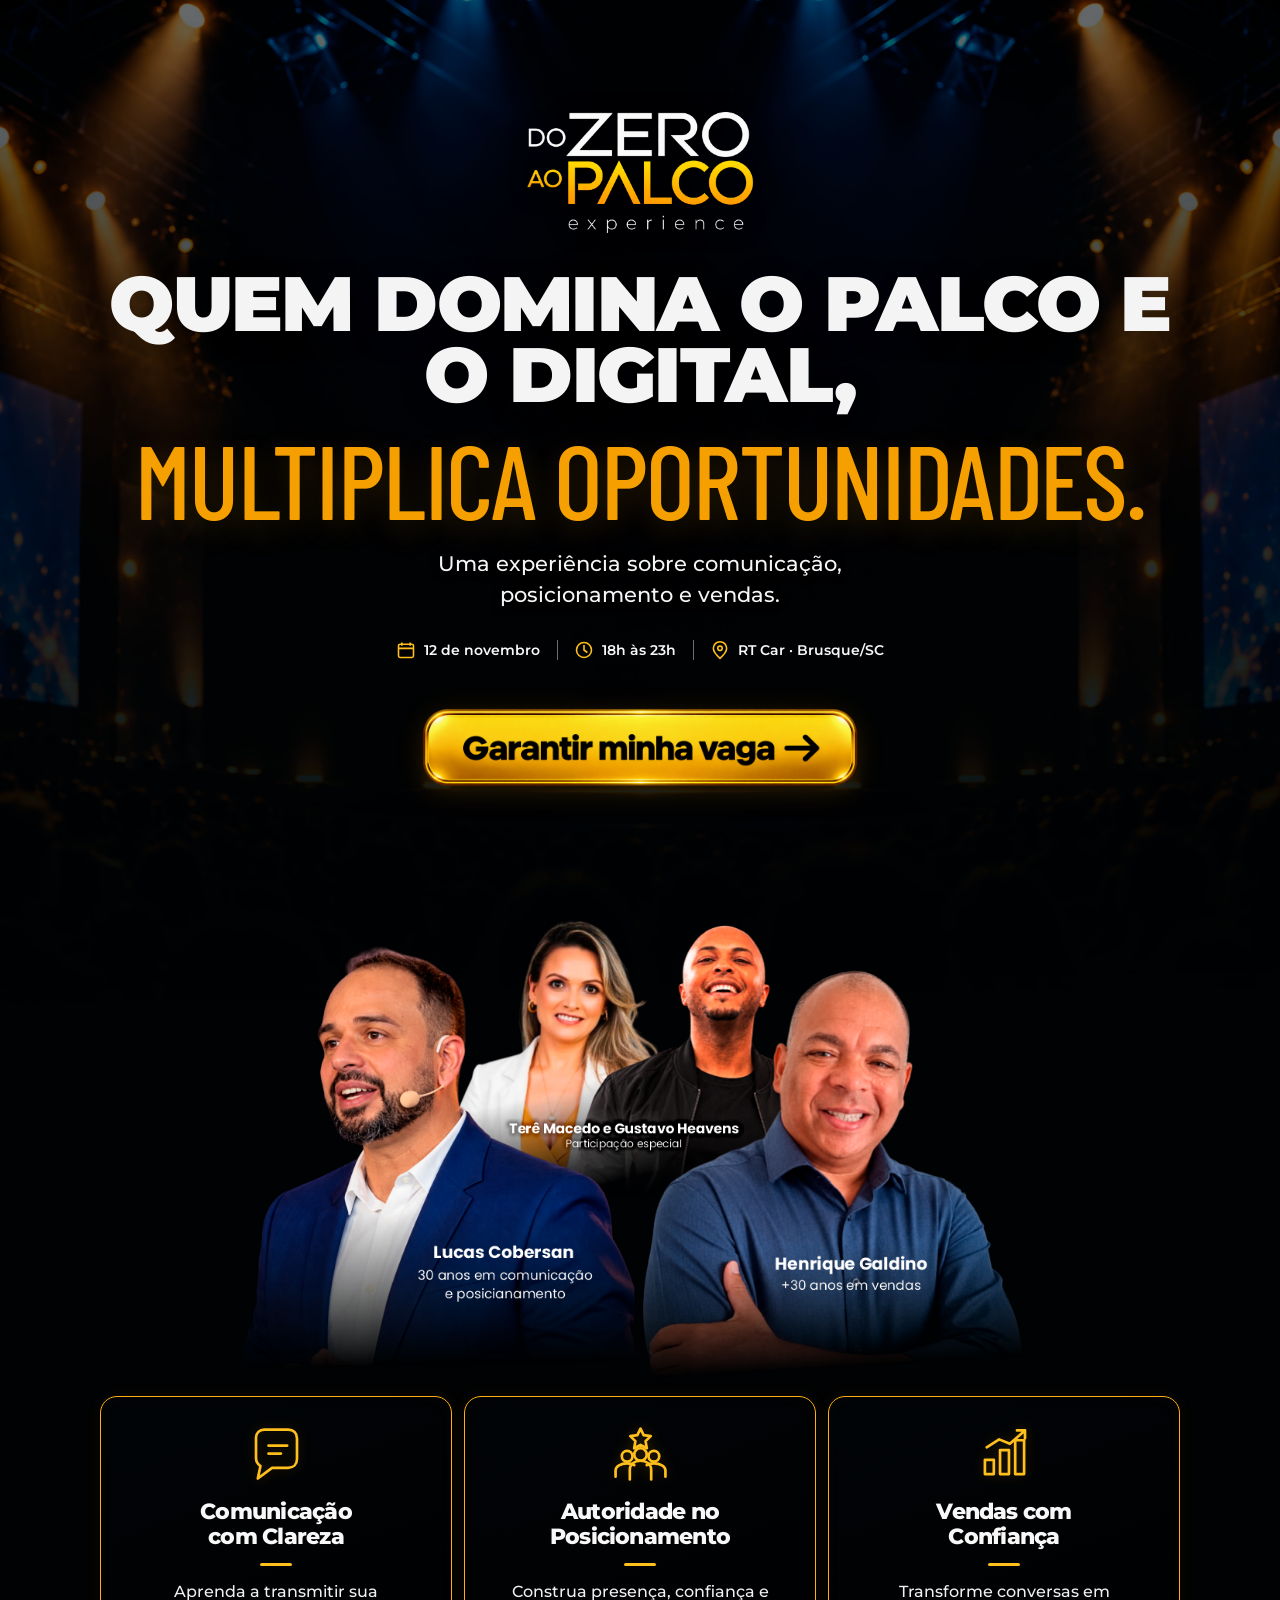
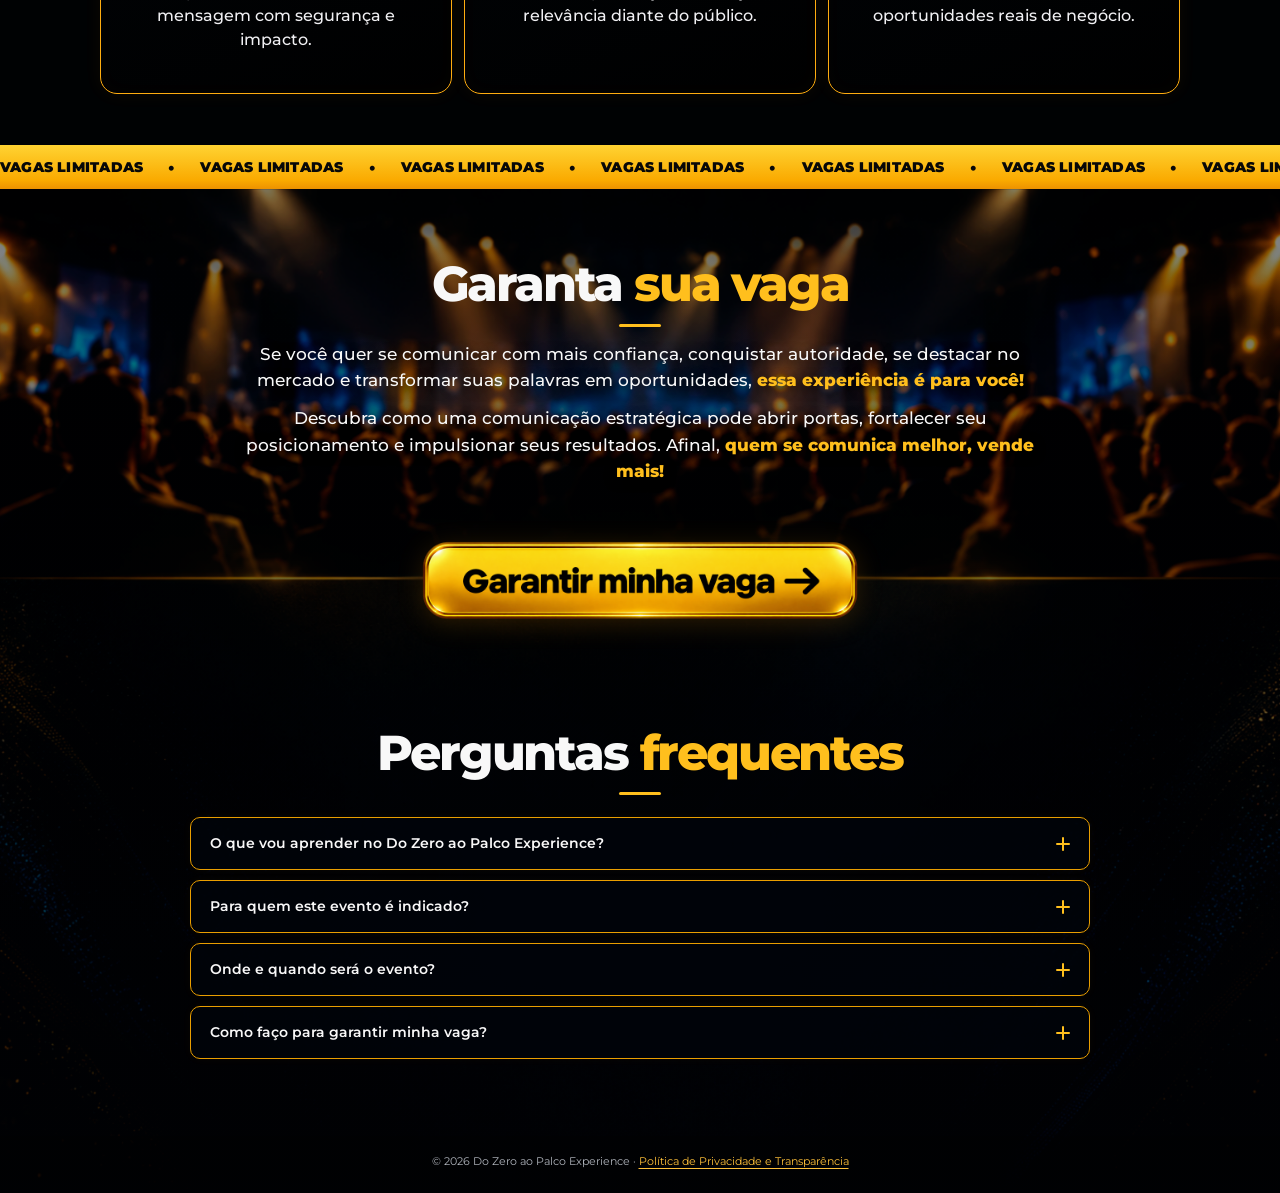
<file: index.html>
<!doctype html>
<html lang="pt-BR">
<head>
  <!-- Meta Pixel Code -->
<script>
!function(f,b,e,v,n,t,s)
{if(f.fbq)return;n=f.fbq=function(){n.callMethod?
n.callMethod.apply(n,arguments):n.queue.push(arguments)};
if(!f._fbq)f._fbq=n;n.push=n;n.loaded=!0;n.version='2.0';
n.queue=[];t=b.createElement(e);t.async=!0;
t.src=v;s=b.getElementsByTagName(e)[0];
s.parentNode.insertBefore(t,s)}(window, document,'script',
'https://connect.facebook.net/en_US/fbevents.js');
fbq('init', '1726442425123804');
fbq('track', 'PageView');
</script>
<!-- End Meta Pixel Code -->

  <meta charset="utf-8">
  <meta name="viewport" content="width=device-width, initial-scale=1">
  <meta name="theme-color" content="#101114">

  <!-- SEO: título, resumo da página e endereço principal -->
  <title>Do Zero ao Palco Experience 2026 | Evento em Brusque</title>
  <meta name="description" content="Do Zero ao Palco Experience 2026: comunicação, posicionamento e vendas em 12/11, das 18h às 23h, na RT Car, Av. Otto Renaux, 135, Brusque/SC.">
  <meta name="robots" content="index, follow, max-image-preview:large">
  <link rel="canonical" href="https://experience.dozeroaopalco.com/">

  <!-- Compartilhamento no WhatsApp, Facebook, LinkedIn e outras redes -->
  <meta property="og:locale" content="pt_BR">
  <meta property="og:type" content="website">
  <meta property="og:site_name" content="Do Zero ao Palco Experience">
  <meta property="og:url" content="https://experience.dozeroaopalco.com/">
  <meta property="og:title" content="Do Zero ao Palco Experience 2026 | Brusque/SC">
  <meta property="og:description" content="Quem domina o palco e o digital multiplica oportunidades. Encontro presencial sobre comunicação, posicionamento e vendas em 12 de novembro, das 18h às 23h, na RT Car, em Brusque/SC.">
  <meta property="og:image" content="https://experience.dozeroaopalco.com/img/lucashenrique.png">
  <meta property="og:image:alt" content="Lucas Cobersan e Henrique Galdino, palestrantes do Do Zero ao Palco Experience">
  <meta name="twitter:card" content="summary_large_image">
  <meta name="twitter:title" content="Do Zero ao Palco Experience 2026 | Brusque/SC">
  <meta name="twitter:description" content="Evento de comunicação, posicionamento e vendas em 12/11/2026, das 18h às 23h, na RT Car, em Brusque/SC.">
  <meta name="twitter:image" content="https://experience.dozeroaopalco.com/img/lucashenrique.png">

  <!-- Dados estruturados do evento para mecanismos de pesquisa. -->
  <script type="application/ld+json">
  {
    "@context": "https://schema.org",
    "@type": "Event",
    "name": "Do Zero ao Palco Experience 2026",
    "url": "https://experience.dozeroaopalco.com/",
    "description": "Experiência presencial sobre comunicação, posicionamento e vendas, com Lucas Cobersan e Henrique Galdino, em Brusque, Santa Catarina.",
    "startDate": "2026-11-12T18:00:00-03:00",
    "endDate": "2026-11-12T23:00:00-03:00",
    "eventStatus": "https://schema.org/EventScheduled",
    "eventAttendanceMode": "https://schema.org/OfflineEventAttendanceMode",
    "image": [
      "https://experience.dozeroaopalco.com/img/lucashenrique.png"
    ],
    "location": {
      "@type": "Place",
      "name": "RT Car",
      "address": {
        "@type": "PostalAddress",
        "streetAddress": "Avenida Otto Renaux, 135",
        "addressLocality": "Brusque",
        "addressRegion": "SC",
        "postalCode": "88351-300",
        "addressCountry": "BR"
      }
    },
    "performer": [
      {
        "@type": "Person",
        "name": "Lucas Cobersan"
      },
      {
        "@type": "Person",
        "name": "Henrique Galdino"
      }
    ]
  }
  </script>
  <!-- Versão 6: convite persuasivo e checkout direto. -->
  <link rel="preconnect" href="https://fonts.googleapis.com">
  <link rel="preconnect" href="https://fonts.gstatic.com" crossorigin>
  <link href="https://fonts.googleapis.com/css2?family=Barlow+Condensed:wght@300;400;500&family=Montserrat:wght@400;500;600;700;800;900&display=swap" rel="stylesheet">
  <link rel="preload" href="img/fundo1.png" as="image">
  <link rel="stylesheet" href="style.css?v=convite-20261021">

  <style>
    .hero__headline {
      margin: 0 auto;
      max-width: 1100px;
      text-align: center;
      text-transform: uppercase;
      line-height: 0.92;
      letter-spacing: -0.03em;
    }

    .hero__headline > span {
      display: block;
    }

    .hero__headline-main {
      font-weight: 900;
      color: #f4f4f4;
      font-size: clamp(2.25rem, 6vw, 5.8rem);
      text-shadow: 0 6px 24px rgba(0, 0, 0, 0.45);
    }

    .hero__headline-accent {
      margin-top: 0.16em;
      font-family: 'Barlow Condensed', 'Arial Narrow', sans-serif;
      font-weight: 500;
      color: #f5a000;
      /* Fonte sans-serif alta, proporcional à largura da chamada principal. */
      font-size: clamp(1.45rem, 8.2vw, 6.75rem);
      line-height: 0.98;
      letter-spacing: -0.015em;
      white-space: nowrap;
      text-shadow: 0 8px 30px rgba(245, 160, 0, 0.18);
    }

    @media (max-width: 768px) {
      .hero__headline {
        max-width: 92vw;
        line-height: 0.98;
      }

      .hero__headline-accent {
        margin-top: 0.22em;
      }
    }
  </style>
</head>
<body>
  <!-- Meta Pixel: alternativa para navegadores sem JavaScript (mantida). -->
  <noscript><img height="1" width="1" style="display:none"
    src="https://www.facebook.com/tr?id=1726442425123804&amp;ev=PageView&amp;noscript=1"
    alt=""></noscript>
  <a class="skip-link" href="#conteudo">Ir para o conteúdo</a>
  <main id="conteudo">
    <!-- Fundo 1: uma única imagem contínua, do topo até os pilares. -->
    <div class="scene-top">
      <header class="hero" id="inicio">
        <img class="hero__logo" src="img/logo-do-zero-ao-palco.png" alt="Do Zero ao Palco Experience" width="420" height="228" fetchpriority="high">
        <h1 class="hero__headline">
          <span class="hero__headline-main">Quem domina o palco e o digital,</span>
          <span class="hero__headline-accent">Multiplica oportunidades.</span>
        </h1>
        <p class="hero__intro">Uma experiência sobre comunicação,<br class="desktop-break"> posicionamento e vendas.</p>
        <div class="event-details" aria-label="Informações do evento">
          <div class="event-details__item">
            <svg viewBox="0 0 24 24" fill="none" stroke="currentColor" stroke-width="1.9" aria-hidden="true"><rect x="3" y="5" width="18" height="16" rx="2"/><path d="M7 3v4M17 3v4M3 10h18"/></svg>
            <span>12 de novembro</span>
          </div>
          <div class="event-details__item">
            <svg viewBox="0 0 24 24" fill="none" stroke="currentColor" stroke-width="1.9" aria-hidden="true"><circle cx="12" cy="12" r="9"/><path d="M12 6v6l4 3"/></svg>
            <span>18h às 23h</span>
          </div>
          <div class="event-details__item">
            <svg viewBox="0 0 24 24" fill="none" stroke="currentColor" stroke-width="1.9" aria-hidden="true"><path d="M20 10c0 5-8 12-8 12S4 15 4 10a8 8 0 1 1 16 0Z"/><circle cx="12" cy="10" r="2.7"/></svg>
            <span>RT Car · Brusque/SC</span>
          </div>
        </div>
        <a class="graphic-cta" href="https://payfast.greenn.com.br/199050?batch=18354_5LSVWU" aria-label="Garantir minha vaga no evento">
          <img src="img/garantir-minha-vaga.png" alt="Garantir minha vaga" width="420" height="140">
        </a>
      </header>

      <section class="speakers" aria-label="Palestrantes">
        <!-- Imagem dos palestrantes em camada independente: mova pelo CSS sem alterar fundo nem rostos. -->
        <img class="speakers__portrait" src="img/lucashenrique.png?v=posicao3" alt="Lucas Cobersan e Henrique Galdino" width="752" height="483" loading="eager" decoding="async">
      </section>

      <section class="pillars" aria-label="Três pilares da experiência">
        <div class="pillars__grid">
          <article class="pillar-card">
            <svg class="pillar-card__icon" viewBox="0 0 64 64" fill="none" stroke="currentColor" stroke-width="3" stroke-linecap="round" stroke-linejoin="round" aria-hidden="true"><path d="M9 13c0-5 4-9 9-9h27c6 0 10 4 10 10v23c0 6-4 10-10 10H27L11 59l3-14c-3-2-5-5-5-9V13Z"/><path d="M23 22h21M23 31h14"/></svg>
            <h2>Comunicação<br>com Clareza</h2>
            <span class="tiny-line" aria-hidden="true"></span>
            <p>Aprenda a transmitir sua mensagem com segurança e impacto.</p>
          </article>
          <article class="pillar-card">
            <svg class="pillar-card__icon" viewBox="0 0 64 64" fill="none" stroke="currentColor" stroke-width="3" stroke-linecap="round" stroke-linejoin="round" aria-hidden="true"><path d="m32 3 3.5 7.2 8 1.2-5.8 5.6 1.4 8-7.1-3.7-7.1 3.7 1.4-8-5.8-5.6 8-1.2Z"/><circle cx="17" cy="34" r="6"/><circle cx="47" cy="34" r="6"/><circle cx="32" cy="32" r="7"/><path d="M4 57v-7c0-5 6-8 13-8 3 0 6 .5 8 2m35 13v-7c0-5-6-8-13-8-3 0-6 .5-8 2M20 60V49c0-6 5-10 12-10s12 4 12 10v11"/></svg>
            <h2>Autoridade no<br>Posicionamento</h2>
            <span class="tiny-line" aria-hidden="true"></span>
            <p>Construa presença, confiança e relevância diante do público.</p>
          </article>
          <article class="pillar-card">
            <svg class="pillar-card__icon" viewBox="0 0 64 64" fill="none" stroke="currentColor" stroke-width="3" stroke-linecap="round" stroke-linejoin="round" aria-hidden="true"><path d="M10 54V38h10v16H10ZM27 54V27h10v27H27ZM44 54V16h10v38H44Z"/><path d="m12 24 14-9 12 5L55 5M46 5h9v9"/></svg>
            <h2>Vendas com<br>Confiança</h2>
            <span class="tiny-line" aria-hidden="true"></span>
            <p>Transforme conversas em oportunidades reais de negócio.</p>
          </article>
        </div>
      </section>
    </div>

    <!-- Faixa verdadeiramente animada, contínua, sem imagem estática. -->
    <aside class="ticker" aria-label="Vagas limitadas">
      <div class="ticker__track" aria-hidden="true">
        <span class="ticker__group">
          <span>VAGAS LIMITADAS</span><b>•</b><span>VAGAS LIMITADAS</span><b>•</b><span>VAGAS LIMITADAS</span><b>•</b><span>VAGAS LIMITADAS</span><b>•</b><span>VAGAS LIMITADAS</span><b>•</b>
        </span>
        <span class="ticker__group">
          <span>VAGAS LIMITADAS</span><b>•</b><span>VAGAS LIMITADAS</span><b>•</b><span>VAGAS LIMITADAS</span><b>•</b><span>VAGAS LIMITADAS</span><b>•</b><span>VAGAS LIMITADAS</span><b>•</b>
        </span>
      </div>
    </aside>

    <!-- Fundo 2: emenda suavizada com o final do fundo 1, sem borda ou divisória. -->
    <div class="scene-bottom">
      <section class="signup" id="inscricao">
        <h2>Garanta <span class="gold">sua vaga</span></h2>
        <span class="tiny-line" aria-hidden="true"></span>
        <p class="signup__lead signup__lead--opening">Se você quer se comunicar com mais confiança, conquistar autoridade, se destacar no mercado e transformar suas palavras em oportunidades, <strong>essa experiência é para você!</strong></p>
        <p class="signup__lead signup__lead--closing">Descubra como uma comunicação estratégica pode abrir portas, fortalecer seu posicionamento e impulsionar seus resultados. Afinal, <strong>quem se comunica melhor, vende mais!</strong></p>
        <a class="graphic-cta graphic-cta--checkout" href="https://payfast.greenn.com.br/199050?batch=18354_5LSVWU" aria-label="Garantir minha vaga no evento">
          <img src="img/garantir-minha-vaga.png" width="420" height="140" alt="Garantir minha vaga">
        </a>
      </section>

      <section class="faq" id="perguntas">
        <h2>Perguntas <span class="gold">frequentes</span></h2>
        <span class="tiny-line" aria-hidden="true"></span>
        <div class="faq__list">
          <details>
            <summary>O que vou aprender no Do Zero ao Palco Experience?<span class="faq__plus" aria-hidden="true"></span></summary>
            <div class="faq__answer">Você terá uma experiência voltada a destravar o medo de se comunicar, construir presença de autoridade e utilizar a comunicação para gerar conexões e oportunidades de vendas.</div>
          </details>
          <details>
            <summary>Para quem este evento é indicado?<span class="faq__plus" aria-hidden="true"></span></summary>
            <div class="faq__answer">Para empresários, empreendedores, profissionais de vendas e quem deseja se comunicar com mais segurança, fortalecer seu posicionamento e conquistar mais confiança nas negociações.</div>
          </details>
          <details>
            <summary>Onde e quando será o evento?<span class="faq__plus" aria-hidden="true"></span></summary>
            <div class="faq__answer">O evento será realizado em <strong>12 de novembro de 2026, das 18h às 23h</strong>, na <strong>RT Car</strong>, localizada na <strong>Avenida Otto Renaux, 135 — Centro I, Brusque/SC, CEP 88351-300</strong>. <a href="https://www.google.com/maps/search/?api=1&amp;query=RT%20Car%2C%20Avenida%20Otto%20Renaux%2C%20135%2C%20Brusque%2C%20SC" target="_blank" rel="noopener noreferrer">Ver como chegar</a>.</div>
          </details>
          <details>
            <summary>Como faço para garantir minha vaga?<span class="faq__plus" aria-hidden="true"></span></summary>
            <div class="faq__answer">Clique em <strong>“Garantir minha vaga”</strong> e siga as instruções da próxima página para concluir sua inscrição. O acesso ao grupo oficial de WhatsApp do evento é destinado a participantes com pagamento confirmado.</div>
          </details>
        </div>
      </section>
      <footer class="footer">© 2026 Do Zero ao Palco Experience · <a href="privacidade.html">Política de Privacidade e Transparência</a></footer>
    </div>
  </main>
</body>
</html>
</file>
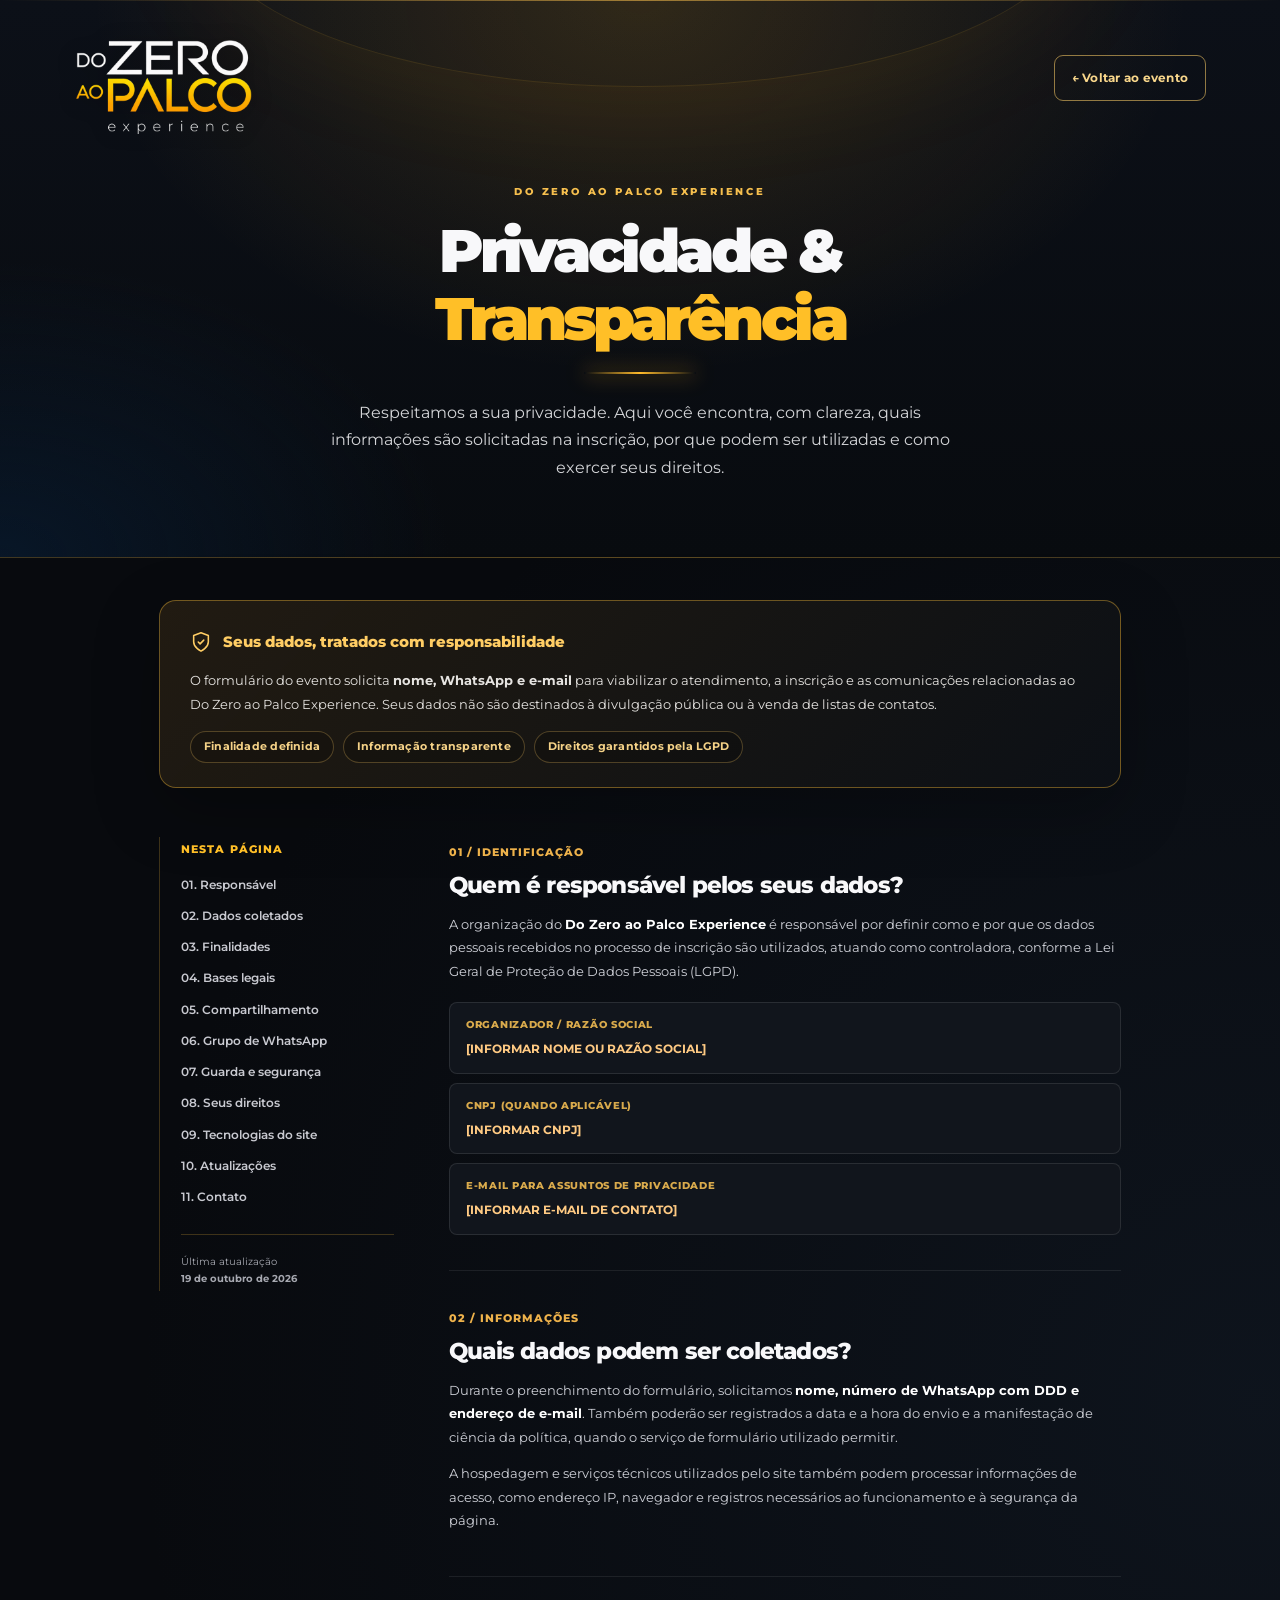
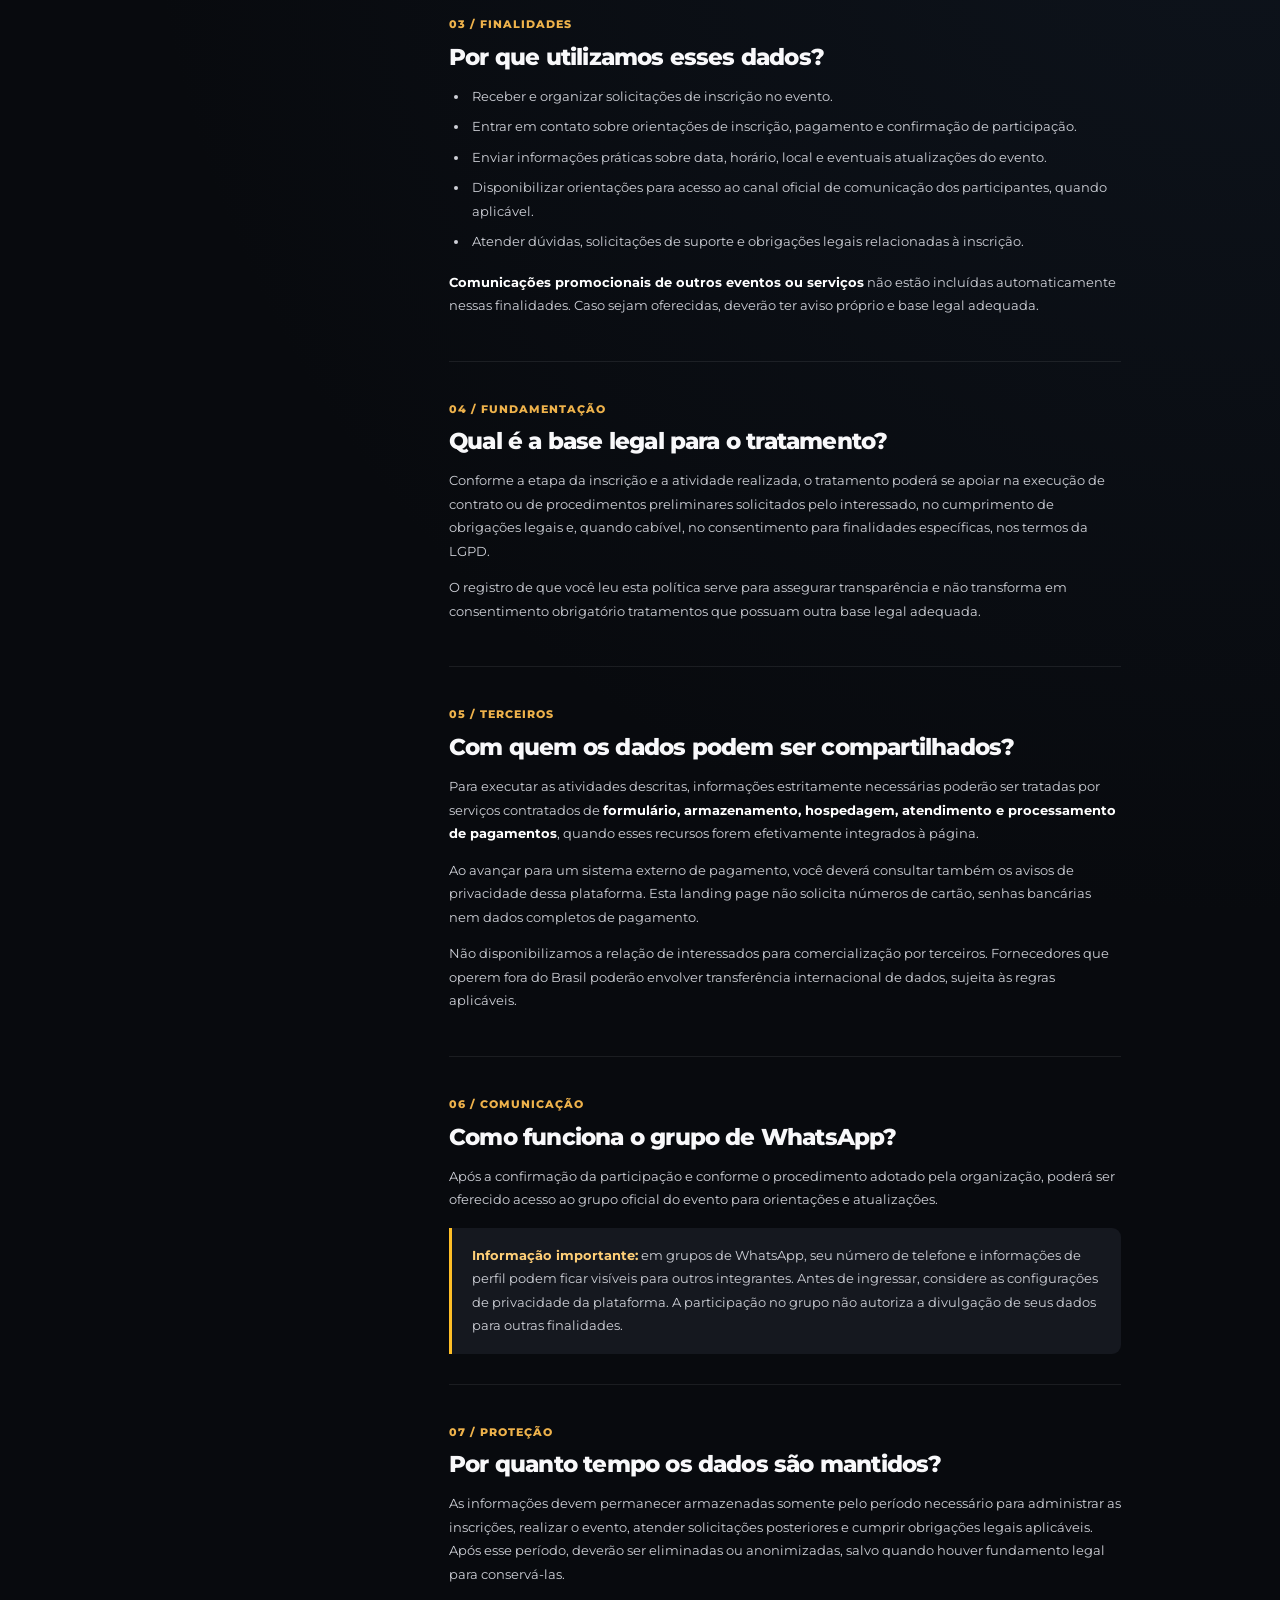
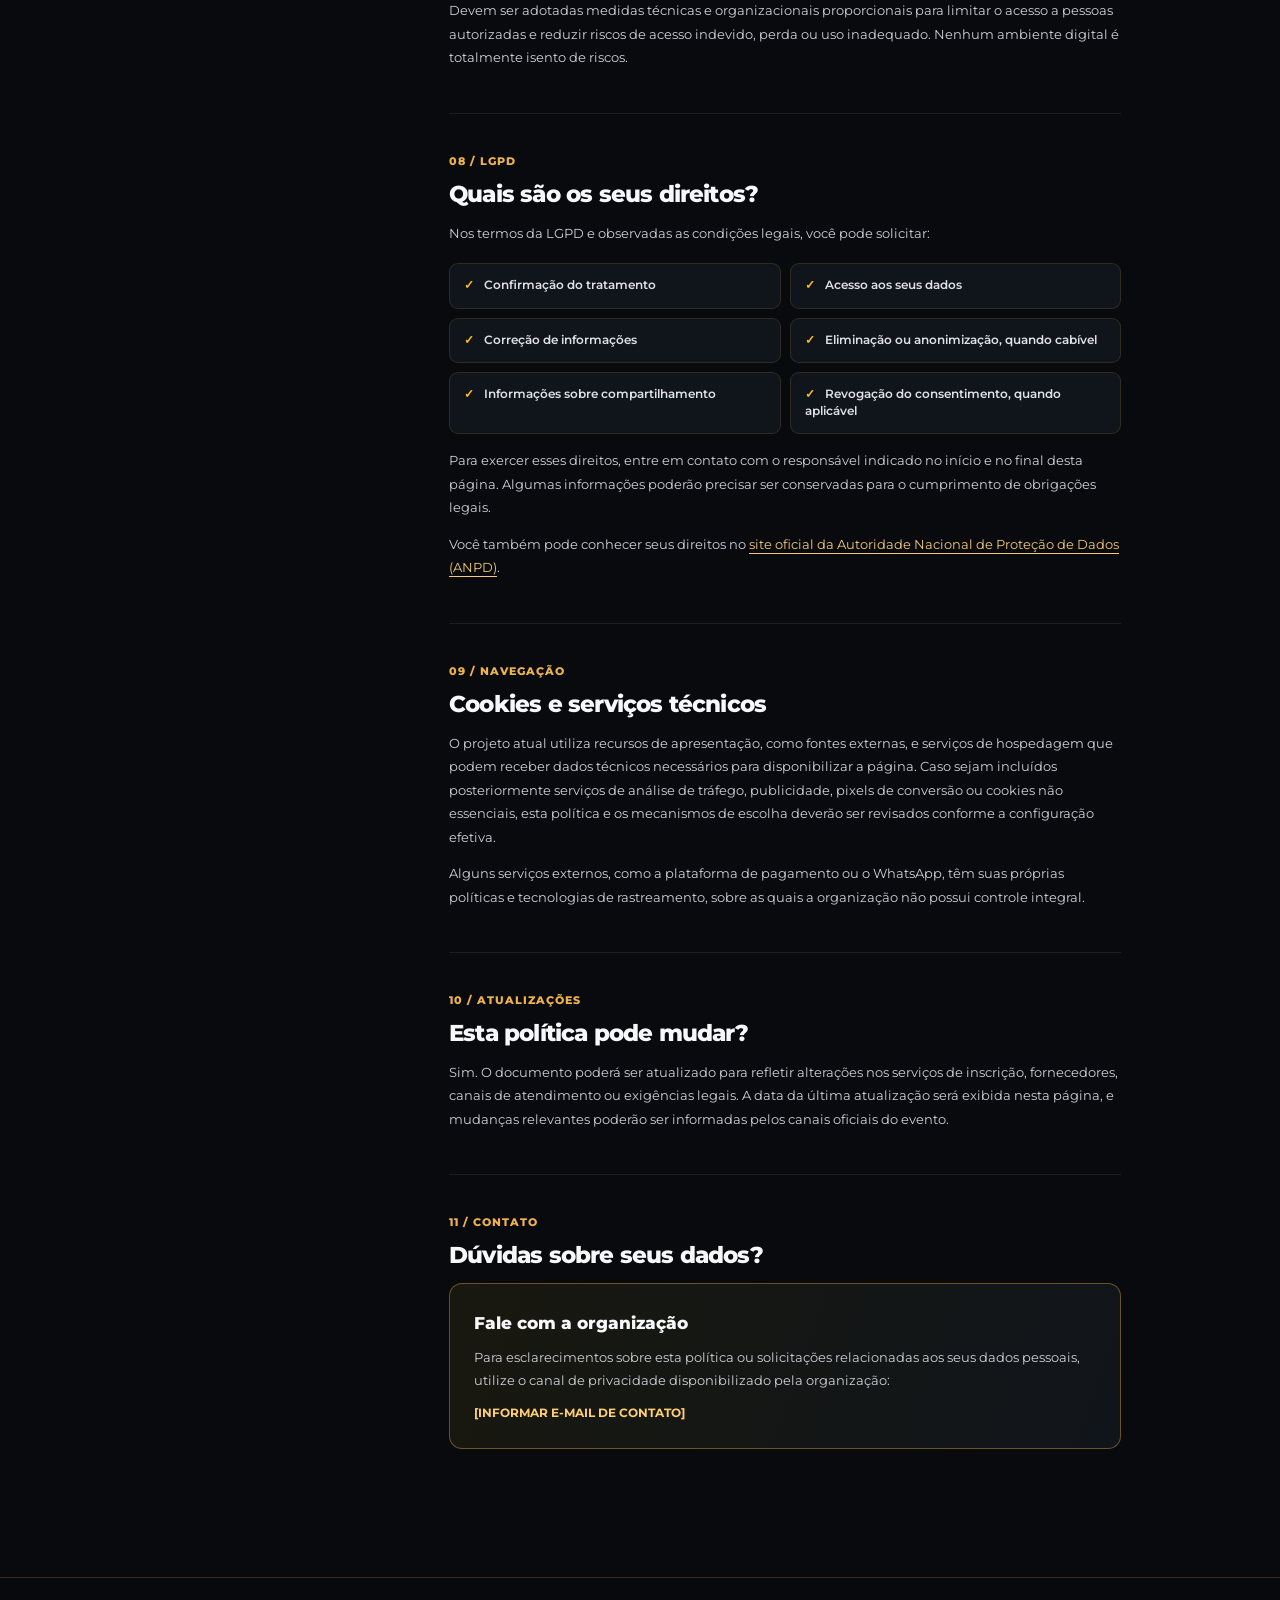
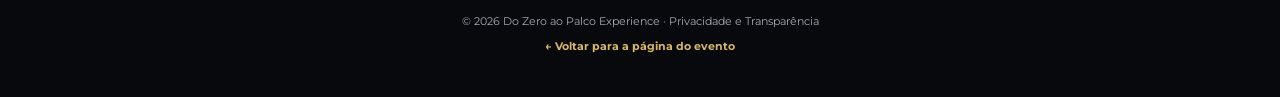
<file: privacidade.html>
<!doctype html>
<html lang="pt-BR">
<head>
  <meta charset="utf-8">
  <meta name="viewport" content="width=device-width, initial-scale=1">
  <meta name="theme-color" content="#070a0e">
  <meta name="description" content="Saiba como são tratados seus dados pessoais na inscrição do Do Zero ao Palco Experience: finalidades, compartilhamento, segurança e direitos conforme a LGPD.">
  <title>Privacidade e Transparência | Do Zero ao Palco Experience</title>
  <link rel="preconnect" href="https://fonts.googleapis.com">
  <link rel="preconnect" href="https://fonts.gstatic.com" crossorigin>
  <link href="https://fonts.googleapis.com/css2?family=Montserrat:wght@400;500;600;700;800;900&display=swap" rel="stylesheet">
  <style>
    :root{color-scheme:dark;--bg:#07090d;--surface:#11151d;--gold:#ffbf27;--gold-soft:#f4d385;--text:#f8f8fa;--muted:#bec1ca;--line:rgba(255,194,65,.22);--limit:1010px}
    *{box-sizing:border-box}html{scroll-behavior:smooth;scroll-padding-top:32px}body{margin:0;color:var(--text);background:var(--bg);font:400 15px/1.8 Montserrat,Arial,sans-serif;-webkit-font-smoothing:antialiased}a{color:inherit}a:focus-visible{outline:2px solid var(--gold);outline-offset:5px;border-radius:3px}
    .sr-only{position:absolute;width:1px;height:1px;padding:0;margin:-1px;overflow:hidden;clip:rect(0,0,0,0);white-space:nowrap;border:0}
    .skip{position:absolute;top:-200px;left:18px;z-index:100;padding:10px 18px;background:#ffcf56;color:#181818;text-decoration:none}.skip:focus{top:10px}
    .hero{position:relative;overflow:hidden;min-height:444px;border-bottom:1px solid var(--line);background:radial-gradient(ellipse 64% 100% at 50% 0%,rgba(239,167,31,.16),transparent 67%),radial-gradient(ellipse 45% 68% at 0 100%,rgba(8,25,45,.8),transparent 78%),linear-gradient(180deg,#0c1018 0%,#080b0f 100%)}
    .hero:before,.hero:after{content:"";position:absolute;pointer-events:none}.hero:before{width:100%;height:1px;top:0;left:0;background:linear-gradient(90deg,transparent,#ffc34e,transparent);opacity:.55}.hero:after{width:880px;height:340px;top:-255px;left:50%;transform:translateX(-50%);border-radius:50%;border:1px solid rgba(255,191,47,.12);box-shadow:0 0 125px rgba(251,161,19,.08)}
    .topbar{max-width:1180px;margin:auto;padding:22px 24px;display:flex;align-items:center;justify-content:space-between;gap:16px;position:relative;z-index:1}.brand{text-decoration:none;display:flex;align-items:center;min-height:76px}.brand img{display:block;width:184px;max-height:114px;object-fit:contain;filter:drop-shadow(0 3px 10px rgba(0,0,0,.4))}.back{font-size:12px;text-decoration:none;font-weight:700;letter-spacing:.02em;border:1px solid rgba(255,208,104,.55);color:#f9d78b;padding:11px 17px;border-radius:9px;white-space:nowrap;transition:background .2s}.back:hover{background:rgba(255,191,47,.10)}
    .hero-copy{max-width:var(--limit);margin:15px auto 0;padding:8px 24px 76px;text-align:center;position:relative;z-index:1}.eyebrow{color:#f6bf4e;text-transform:uppercase;letter-spacing:.28em;font-size:10px;font-weight:800;margin:4px 0 16px}.hero h1{font-size:clamp(31px,5.25vw,60px);font-weight:900;letter-spacing:-.065em;line-height:1.12;margin:0 0 20px}.hero h1 span{color:var(--gold)}.thin-glow{display:block;width:112px;height:2px;margin:0 auto 25px;background:linear-gradient(90deg,transparent,#ffbb2b,transparent);box-shadow:0 0 20px #efa21a}.hero-copy>p:last-child{font-size:clamp(13px,1.5vw,16px);color:#d4d5d8;line-height:1.72;max-width:620px;margin:0 auto}
    .page{position:relative;background:radial-gradient(circle at 98% 20%,rgba(31,49,72,.25),transparent 31%),#080a0e}.container{max-width:var(--limit);margin:0 auto;padding:42px 24px 96px}
    .summary{border:1px solid rgba(255,193,56,.38);border-radius:17px;background:linear-gradient(135deg,rgba(36,29,18,.92),rgba(12,16,22,.98));padding:27px 30px 24px;box-shadow:0 22px 65px rgba(0,0,0,.25)}.summary__heading{display:flex;align-items:center;gap:11px;color:#ffcd64;font-size:15px;font-weight:800;margin:0 0 14px}.summary__heading svg{width:22px;height:22px;flex:none}.summary p{margin:0 0 15px;color:#e6e4e1;font-size:13px;line-height:1.8}.summary__chips{display:flex;flex-wrap:wrap;gap:9px}.chip{font-size:10.5px;line-height:1.3;letter-spacing:.02em;font-weight:700;color:#f5d287;border:1px solid rgba(255,204,100,.26);padding:8px 13px;border-radius:99px;background:rgba(0,0,0,.17)}
    .layout{display:grid;grid-template-columns:235px minmax(0,1fr);gap:55px;align-items:start;margin-top:49px}.toc{position:sticky;top:23px;border-left:1px solid var(--line);padding:3px 0 4px 21px}.toc h2{font-size:11px;color:var(--gold);letter-spacing:.1em;text-transform:uppercase;margin:0 0 17px;font-weight:800}.toc a{display:block;text-decoration:none;font-size:11.5px;color:#c8c9d0;margin:0 0 14px;font-weight:600;line-height:1.5}.toc a:hover{color:var(--gold)}.toc__update{display:block;margin-top:28px;padding-top:18px;border-top:1px solid var(--line);font-size:10px;line-height:1.7;color:#a6a8b0}
    .sections{min-width:0}.section{scroll-margin-top:24px;margin-bottom:32px;padding-bottom:30px;border-bottom:1px solid rgba(255,255,255,.08)}.section:last-child{border:0;padding-bottom:0}.section__number{display:inline-block;color:#eeb24b;font-size:11px;letter-spacing:.09em;font-weight:800;margin-bottom:7px}.section h2{font-size:clamp(17px,2.2vw,23px);letter-spacing:-.035em;line-height:1.35;margin:0 0 12px;font-weight:800}.section p,.section li{font-size:12.5px;line-height:1.88;color:#cfd1d8}.section p{margin:0 0 13px}.section ul{padding-left:20px;margin:8px 0 17px}.section li{padding-left:3px;margin:7px 0}.section strong{color:#fff;font-weight:700}.section a{color:#f4ca79;text-underline-offset:4px}.attention{background:#15181f;border-left:3px solid var(--gold);padding:16px 20px;border-radius:0 9px 9px 0;margin-top:16px}.attention p:last-child{margin-bottom:0}.attention strong{color:#ffcf77}
    .owner{margin:19px 0 5px;display:grid;gap:9px}.owner div{padding:13px 16px;background:#11151c;border:1px solid rgba(255,255,255,.10);border-radius:8px}.owner dt{font-size:10px;text-transform:uppercase;font-weight:800;color:#d9aa4c;letter-spacing:.07em}.owner dd{font-size:12px;margin:4px 0 0;color:#e4e6ed;word-break:break-word}.placeholder{color:#ffca83;font-weight:700}
    .rights-grid{display:grid;grid-template-columns:repeat(2,minmax(0,1fr));gap:9px;margin:18px 0 15px}.right-item{background:#10151b;border:1px solid rgba(252,196,71,.13);border-radius:9px;padding:13px 14px;font-size:11.5px;font-weight:600;color:#dfdfe4;line-height:1.5}.right-item:before{content:"✓";font-weight:900;color:var(--gold);margin-right:10px}
    .contact{border:1px solid rgba(251,186,54,.37);border-radius:13px;padding:24px;background:linear-gradient(110deg,#18180f,#10151b);margin-top:12px}.contact h3{font-weight:800;font-size:17px;margin:0 0 7px}.contact p{margin-bottom:9px}.contact .mail{color:#ffcd72;font-size:12px;font-weight:700;overflow-wrap:anywhere}
    .footer{border-top:1px solid rgba(255,195,55,.2);padding:28px 24px 34px;text-align:center;background:#07090c;color:#a8abb4;font-size:11px}.footer p{margin:6px}.footer a{color:#d6b56c;text-decoration:none;font-weight:700}.footer a:hover{text-decoration:underline}
    @media(max-width:780px){.layout{grid-template-columns:1fr;gap:26px;margin-top:35px}.toc{position:static;padding:0 0 17px;border-left:0;border-bottom:1px solid var(--line)}.toc__links{display:grid;grid-template-columns:repeat(2,minmax(0,1fr));gap:4px 15px}.toc a{margin:0 0 11px}.toc__update{margin-top:10px}.container{padding:28px 17px 65px}.summary{padding:21px}.hero{min-height:365px}.hero-copy{margin-top:0;padding-bottom:55px}.rights-grid{grid-template-columns:1fr}}
    @media(max-width:440px){.topbar{padding:14px 15px}.brand img{width:135px}.back{font-size:10px;padding:9px 10px}.hero h1{font-size:35px}.hero-copy{padding:5px 20px 48px}.hero-copy>p:last-child{font-size:12px}.eyebrow{letter-spacing:.17em}.toc__links{grid-template-columns:1fr 1fr}.toc a{font-size:10px}.summary__chips{gap:7px}.chip{font-size:10px;padding:7px 9px}}
    @media(prefers-reduced-motion:reduce){html{scroll-behavior:auto}.back{transition:none}}
  </style>
</head>
<body>
  <a class="skip" href="#conteudo">Pular para o conteúdo</a>
  <header class="hero">
    <div class="topbar">
      <a class="brand" href="index.html" aria-label="Voltar para a página do Do Zero ao Palco Experience"><img src="[data-uri]" alt="Do Zero ao Palco Experience"></a>
      <a class="back" href="index.html">← Voltar ao evento</a>
    </div>
    <div class="hero-copy">
      <p class="eyebrow">Do Zero ao Palco Experience</p>
      <h1>Privacidade &amp;<br><span>Transparência</span></h1>
      <span class="thin-glow" aria-hidden="true"></span>
      <p>Respeitamos a sua privacidade. Aqui você encontra, com clareza, quais informações são solicitadas na inscrição, por que podem ser utilizadas e como exercer seus direitos.</p>
    </div>
  </header>
  <main id="conteudo" class="page">
    <div class="container">
      <section class="summary" aria-label="Resumo sobre seus dados">
        <h2 class="summary__heading"><svg xmlns="http://www.w3.org/2000/svg" viewBox="0 0 24 24" fill="none" stroke="currentColor" stroke-width="1.7" stroke-linecap="round" stroke-linejoin="round" aria-hidden="true"><path d="M12 22s8-4 8-10V5l-8-3-8 3v7c0 6 8 10 8 10Z"/><path d="m9 12 2 2 4-4"/></svg> Seus dados, tratados com responsabilidade</h2>
        <p>O formulário do evento solicita <strong>nome, WhatsApp e e-mail</strong> para viabilizar o atendimento, a inscrição e as comunicações relacionadas ao Do Zero ao Palco Experience. Seus dados não são destinados à divulgação pública ou à venda de listas de contatos.</p>
        <div class="summary__chips"><span class="chip">Finalidade definida</span><span class="chip">Informação transparente</span><span class="chip">Direitos garantidos pela LGPD</span></div>
      </section>
      <div class="layout">
        <nav class="toc" aria-label="Nesta página">
          <h2>Nesta página</h2>
          <div class="toc__links">
            <a href="#responsavel">01. Responsável</a>
            <a href="#dados">02. Dados coletados</a>
            <a href="#finalidades">03. Finalidades</a>
            <a href="#bases">04. Bases legais</a>
            <a href="#compartilhamento">05. Compartilhamento</a>
            <a href="#whatsapp">06. Grupo de WhatsApp</a>
            <a href="#prazo">07. Guarda e segurança</a>
            <a href="#direitos">08. Seus direitos</a>
            <a href="#tecnologias">09. Tecnologias do site</a>
            <a href="#alteracoes">10. Atualizações</a>
            <a href="#contato">11. Contato</a>
          </div>
          <span class="toc__update">Última atualização<br><strong>19 de outubro de 2026</strong></span>
        </nav>
        <article class="sections">
          <section class="section" id="responsavel">
            <span class="section__number">01 / IDENTIFICAÇÃO</span>
            <h2>Quem é responsável pelos seus dados?</h2>
            <p>A organização do <strong>Do Zero ao Palco Experience</strong> é responsável por definir como e por que os dados pessoais recebidos no processo de inscrição são utilizados, atuando como controladora, conforme a Lei Geral de Proteção de Dados Pessoais (LGPD).</p>
            <dl class="owner">
              <div><dt>Organizador / razão social</dt><dd><span class="placeholder">[INFORMAR NOME OU RAZÃO SOCIAL]</span></dd></div>
              <div><dt>CNPJ (quando aplicável)</dt><dd><span class="placeholder">[INFORMAR CNPJ]</span></dd></div>
              <div><dt>E-mail para assuntos de privacidade</dt><dd><span class="placeholder">[INFORMAR E-MAIL DE CONTATO]</span></dd></div>
            </dl>
          </section>
          <section class="section" id="dados">
            <span class="section__number">02 / INFORMAÇÕES</span>
            <h2>Quais dados podem ser coletados?</h2>
            <p>Durante o preenchimento do formulário, solicitamos <strong>nome, número de WhatsApp com DDD e endereço de e-mail</strong>. Também poderão ser registrados a data e a hora do envio e a manifestação de ciência da política, quando o serviço de formulário utilizado permitir.</p>
            <p>A hospedagem e serviços técnicos utilizados pelo site também podem processar informações de acesso, como endereço IP, navegador e registros necessários ao funcionamento e à segurança da página.</p>
          </section>
          <section class="section" id="finalidades">
            <span class="section__number">03 / FINALIDADES</span>
            <h2>Por que utilizamos esses dados?</h2>
            <ul>
              <li>Receber e organizar solicitações de inscrição no evento.</li>
              <li>Entrar em contato sobre orientações de inscrição, pagamento e confirmação de participação.</li>
              <li>Enviar informações práticas sobre data, horário, local e eventuais atualizações do evento.</li>
              <li>Disponibilizar orientações para acesso ao canal oficial de comunicação dos participantes, quando aplicável.</li>
              <li>Atender dúvidas, solicitações de suporte e obrigações legais relacionadas à inscrição.</li>
            </ul>
            <p><strong>Comunicações promocionais de outros eventos ou serviços</strong> não estão incluídas automaticamente nessas finalidades. Caso sejam oferecidas, deverão ter aviso próprio e base legal adequada.</p>
          </section>
          <section class="section" id="bases">
            <span class="section__number">04 / FUNDAMENTAÇÃO</span>
            <h2>Qual é a base legal para o tratamento?</h2>
            <p>Conforme a etapa da inscrição e a atividade realizada, o tratamento poderá se apoiar na execução de contrato ou de procedimentos preliminares solicitados pelo interessado, no cumprimento de obrigações legais e, quando cabível, no consentimento para finalidades específicas, nos termos da LGPD.</p>
            <p>O registro de que você leu esta política serve para assegurar transparência e não transforma em consentimento obrigatório tratamentos que possuam outra base legal adequada.</p>
          </section>
          <section class="section" id="compartilhamento">
            <span class="section__number">05 / TERCEIROS</span>
            <h2>Com quem os dados podem ser compartilhados?</h2>
            <p>Para executar as atividades descritas, informações estritamente necessárias poderão ser tratadas por serviços contratados de <strong>formulário, armazenamento, hospedagem, atendimento e processamento de pagamentos</strong>, quando esses recursos forem efetivamente integrados à página.</p>
            <p>Ao avançar para um sistema externo de pagamento, você deverá consultar também os avisos de privacidade dessa plataforma. Esta landing page não solicita números de cartão, senhas bancárias nem dados completos de pagamento.</p>
            <p>Não disponibilizamos a relação de interessados para comercialização por terceiros. Fornecedores que operem fora do Brasil poderão envolver transferência internacional de dados, sujeita às regras aplicáveis.</p>
          </section>
          <section class="section" id="whatsapp">
            <span class="section__number">06 / COMUNICAÇÃO</span>
            <h2>Como funciona o grupo de WhatsApp?</h2>
            <p>Após a confirmação da participação e conforme o procedimento adotado pela organização, poderá ser oferecido acesso ao grupo oficial do evento para orientações e atualizações.</p>
            <div class="attention"><p><strong>Informação importante:</strong> em grupos de WhatsApp, seu número de telefone e informações de perfil podem ficar visíveis para outros integrantes. Antes de ingressar, considere as configurações de privacidade da plataforma. A participação no grupo não autoriza a divulgação de seus dados para outras finalidades.</p></div>
          </section>
          <section class="section" id="prazo">
            <span class="section__number">07 / PROTEÇÃO</span>
            <h2>Por quanto tempo os dados são mantidos?</h2>
            <p>As informações devem permanecer armazenadas somente pelo período necessário para administrar as inscrições, realizar o evento, atender solicitações posteriores e cumprir obrigações legais aplicáveis. Após esse período, deverão ser eliminadas ou anonimizadas, salvo quando houver fundamento legal para conservá-las.</p>
            <p>Devem ser adotadas medidas técnicas e organizacionais proporcionais para limitar o acesso a pessoas autorizadas e reduzir riscos de acesso indevido, perda ou uso inadequado. Nenhum ambiente digital é totalmente isento de riscos.</p>
          </section>
          <section class="section" id="direitos">
            <span class="section__number">08 / LGPD</span>
            <h2>Quais são os seus direitos?</h2>
            <p>Nos termos da LGPD e observadas as condições legais, você pode solicitar:</p>
            <div class="rights-grid">
              <span class="right-item">Confirmação do tratamento</span>
              <span class="right-item">Acesso aos seus dados</span>
              <span class="right-item">Correção de informações</span>
              <span class="right-item">Eliminação ou anonimização, quando cabível</span>
              <span class="right-item">Informações sobre compartilhamento</span>
              <span class="right-item">Revogação do consentimento, quando aplicável</span>
            </div>
            <p>Para exercer esses direitos, entre em contato com o responsável indicado no início e no final desta página. Algumas informações poderão precisar ser conservadas para o cumprimento de obrigações legais.</p>
            <p>Você também pode conhecer seus direitos no <a href="https://www.gov.br/anpd/pt-br/assuntos/titular-de-dados-1/direito-dos-titulares" target="_blank" rel="noopener noreferrer">site oficial da Autoridade Nacional de Proteção de Dados (ANPD)</a>.</p>
          </section>
          <section class="section" id="tecnologias">
            <span class="section__number">09 / NAVEGAÇÃO</span>
            <h2>Cookies e serviços técnicos</h2>
            <p>O projeto atual utiliza recursos de apresentação, como fontes externas, e serviços de hospedagem que podem receber dados técnicos necessários para disponibilizar a página. Caso sejam incluídos posteriormente serviços de análise de tráfego, publicidade, pixels de conversão ou cookies não essenciais, esta política e os mecanismos de escolha deverão ser revisados conforme a configuração efetiva.</p>
            <p>Alguns serviços externos, como a plataforma de pagamento ou o WhatsApp, têm suas próprias políticas e tecnologias de rastreamento, sobre as quais a organização não possui controle integral.</p>
          </section>
          <section class="section" id="alteracoes">
            <span class="section__number">10 / ATUALIZAÇÕES</span>
            <h2>Esta política pode mudar?</h2>
            <p>Sim. O documento poderá ser atualizado para refletir alterações nos serviços de inscrição, fornecedores, canais de atendimento ou exigências legais. A data da última atualização será exibida nesta página, e mudanças relevantes poderão ser informadas pelos canais oficiais do evento.</p>
          </section>
          <section class="section" id="contato">
            <span class="section__number">11 / CONTATO</span>
            <h2>Dúvidas sobre seus dados?</h2>
            <div class="contact">
              <h3>Fale com a organização</h3>
              <p>Para esclarecimentos sobre esta política ou solicitações relacionadas aos seus dados pessoais, utilize o canal de privacidade disponibilizado pela organização:</p>
              <div class="mail">[INFORMAR E-MAIL DE CONTATO]</div>
            </div>
          </section>
        </article>
      </div>
    </div>
  </main>
  <footer class="footer">
    <p>© 2026 Do Zero ao Palco Experience · Privacidade e Transparência</p>
    <p><a href="index.html">← Voltar para a página do evento</a></p>
  </footer>
</body>
</html>
</file>
<file: style.css>
:root{
  --bg:#1f1f1f; --night:#05080e; --white:#f8f8f8;
  --gold:#ffbf1d; --gold2:#ffa000; --muted:#e2e3e8; --border:#ffad10;
  --max:1120px;
}
*{box-sizing:border-box}
html{scroll-behavior:smooth;scroll-padding-top:20px}
body{margin:0;background:var(--night);color:var(--white);font-family:Montserrat,Arial,sans-serif;-webkit-font-smoothing:antialiased}
button,input{font:inherit}
button,a{-webkit-tap-highlight-color:transparent}
a{color:inherit}
.skip-link{position:absolute;top:-90px;left:16px;padding:12px 16px;background:#fff;color:#111;z-index:10}
.skip-link:focus{top:8px}
.sr-only{position:absolute;width:1px;height:1px;overflow:hidden;clip:rect(0,0,0,0);white-space:nowrap}
.gold{color:var(--gold)}
.tiny-line{display:block;width:42px;height:3px;border-radius:2px;background:var(--gold);margin:13px auto 16px}
.scene-top{background-color:var(--bg);background-image:url('img/fundo1.png');background-repeat:no-repeat;background-size:110% auto;background-position:center top;position:relative;isolation:isolate;overflow:hidden}
.hero{min-height:clamp(565px,60vw,760px);padding:clamp(36px,6.5vw,86px) 16px 28px;max-width:1200px;margin:0 auto;text-align:center;display:flex;align-items:center;flex-direction:column}
.hero__logo{width:clamp(180px,21vw,260px);height:auto;display:block;filter:drop-shadow(0 5px 12px rgba(0,0,0,.35));margin:0 auto 36px}
.hero__headline{font-size:clamp(31px,4.15vw,60px);line-height:1.12;letter-spacing:-.035em;font-weight:900;margin:0 auto;text-shadow:0 2px 10px rgba(0,0,0,.35);text-transform:uppercase;max-width:1100px}
.hero__headline span{display:block}
.hero__you{font-size:1.44em;letter-spacing:-.045em;margin-top:.02em}
.hero__you::after{content:"";display:block;height:10px;width:min(35%,185px);margin:-3px auto 0;background:radial-gradient(ellipse at center,rgba(255,199,23,.9) 0,rgba(255,170,0,.5) 22%,transparent 75%);filter:blur(3px)}
.hero__intro{margin:19px auto 26px;font-size:clamp(15px,1.65vw,21px);line-height:1.45;color:#f4f5f7;font-weight:500;text-shadow:0 2px 8px #000;max-width:750px}
.event-details{display:flex;gap:16px;align-items:center;justify-content:center;flex-wrap:wrap;margin:4px 0 16px}
.event-details__item{display:flex;gap:8px;align-items:center;white-space:nowrap;font-weight:600;font-size:clamp(11px,1.1vw,15px)}
.event-details__item:not(:last-child){padding-right:17px;border-right:1px solid rgba(255,255,255,.42)}
.event-details__item svg{width:20px;height:20px;flex:none;color:var(--gold)}
.graphic-cta{display:inline-flex;align-items:center;justify-content:center;cursor:pointer;transition:transform .2s ease,filter .2s ease;max-width:100%;text-decoration:none;background:transparent;border:0;padding:0;outline-offset:5px;filter:drop-shadow(0 5px 13px rgba(255,157,0,.16))}
.graphic-cta:hover{transform:translateY(-3px) scale(1.015);filter:drop-shadow(0 7px 16px rgba(255,157,0,.25))}
.graphic-cta:active{transform:translateY(1px)}
.graphic-cta img{width:clamp(295px,37vw,450px);height:auto;display:block}
.speakers{position:relative;height:clamp(395px,45vw,520px);max-width:1280px;margin:0 auto}
.speakers__portrait{display:block;position:absolute;z-index:1;width:min(64%,790px);height:auto;top:30px;left:50%;transform:translateX(-50%);object-fit:contain;pointer-events:none}
.speakers__info{position:absolute;z-index:2;top:45%;width:235px;filter:drop-shadow(0 2px 3px rgba(0,0,0,.4))}
.speakers__info--left{left:clamp(16px,3.8vw,80px);text-align:right}
.speakers__info--right{right:clamp(16px,3.8vw,80px);text-align:left}
.speakers__info h2{font-weight:800;font-size:clamp(17px,1.45vw,21px);line-height:1.15;margin:0}
.speakers__info h2 strong{font-weight:800}
.speakers__info .tiny-line{margin:12px 0 12px}
.speakers__info--left .tiny-line{margin-left:auto}
.speakers__info p{font-size:clamp(13px,1.2vw,16px);line-height:1.4;margin:0}
.pillars{padding:22px 20px clamp(42px,4vw,75px);max-width:var(--max);margin:0 auto}
.pillars__grid{display:grid;grid-template-columns:repeat(3,minmax(0,1fr));gap:12px}
.pillar-card{min-height:298px;text-align:center;border:1.5px solid var(--border);border-radius:17px;padding:29px 25px 25px;background:linear-gradient(160deg,rgba(1,4,8,.82),rgba(0,0,0,.9));box-shadow:0 0 18px rgba(255,171,0,.055),inset 0 0 20px rgba(255,171,0,.02)}
.pillar-card__icon{width:57px;height:57px;color:var(--gold);margin:0 auto 16px;display:block;filter:drop-shadow(0 0 6px rgba(255,164,0,.21))}
.pillar-card h2{margin:0;font-size:clamp(17px,1.8vw,22px);line-height:1.14;font-weight:800;letter-spacing:-.035em}
.pillar-card .tiny-line{width:32px;margin:14px auto 14px}
.pillar-card p{margin:0;color:#f0f0f3;font-size:clamp(13px,1.32vw,16px);line-height:1.5;font-weight:500}
.ticker{height:44px;background:linear-gradient(180deg,#ffd332 0%,#faaa00 80%,#ed9200 100%);color:#080808;overflow:hidden;position:relative;display:flex;align-items:center;font-size:14px;font-weight:900;letter-spacing:.015em;isolation:isolate}
.ticker__track{display:flex;width:max-content;flex:none;animation:marquee 23s linear infinite}
.ticker__group{display:inline-flex;align-items:center;white-space:nowrap;gap:25px;flex:none;padding-right:25px}
.ticker__group b{font-size:17px;font-weight:800}
@keyframes marquee{from{transform:translateX(0)}to{transform:translateX(-50%)}}
.scene-bottom{background-color:#02060d;background-image:linear-gradient(180deg,rgba(0,0,0,.0) 0%,rgba(1,3,7,.12) 40%,rgba(1,4,10,.3) 100%),url('img/fundo2.png');background-position:center top,center top;background-size:cover,cover;background-repeat:no-repeat;position:relative;overflow:hidden}
.signup{max-width:1140px;margin:0 auto;text-align:center;padding:clamp(48px,5.2vw,72px) 18px clamp(48px,5vw,74px)}
.signup h2,.faq h2{margin:0;font-size:clamp(32px,3.8vw,52px);font-weight:800;line-height:1.15;letter-spacing:-.045em}
.signup .tiny-line,.faq .tiny-line{margin:12px auto 14px}
.signup__lead{font-size:clamp(14px,1.36vw,17px);line-height:1.55;margin:0 auto 26px;max-width:760px;font-weight:500;text-shadow:0 3px 12px #000}
.signup__lead.signup__lead--opening{max-width:810px;margin-bottom:12px}
.signup__lead.signup__lead--closing{max-width:820px;margin-bottom:24px}
.signup__lead strong{color:var(--gold);font-weight:800}
.faq{padding:2px 16px 77px;text-align:center;margin:0 auto;max-width:1020px}
.faq__list{margin:22px auto 0;max-width:900px;text-align:left;display:grid;gap:10px}
.faq details{border:1.4px solid #e99e00;border-radius:10px;background:rgba(0,4,10,.87);box-shadow:0 0 10px rgba(242,166,0,.04)}
.faq summary{list-style:none;cursor:pointer;padding:16px 19px;display:flex;justify-content:space-between;align-items:center;gap:10px;font-weight:600;font-size:14px;line-height:1.35}
.faq summary::-webkit-details-marker{display:none}
.faq summary:focus-visible{outline:2px solid #fff;outline-offset:3px}
.faq__plus{display:block;flex:none;width:14px;height:14px;position:relative}
.faq__plus::before,.faq__plus::after{content:"";position:absolute;background:var(--gold);border-radius:2px;top:6px;left:0;width:14px;height:2px;transition:transform .2s ease}
.faq__plus::after{transform:rotate(90deg)}
.faq details[open] .faq__plus::after{transform:rotate(0)}
.faq__answer{padding:0 19px 18px;line-height:1.6;color:#e2e5ed;font-size:13px}
.footer{font-size:11px;color:#aeb3bb;text-align:center;padding:17px 18px 23px;background:rgba(0,0,0,.35);line-height:1.5}
@media(min-width:1500px){.scene-top{background-size:1600px auto}.hero{min-height:760px}.speakers{height:520px}}
@media(max-width:900px){.hero{min-height:560px}.hero__logo{width:195px;margin-bottom:29px}.hero__headline{font-size:clamp(28px,4.4vw,42px)}.hero__intro{margin-top:18px}.speakers{height:clamp(305px,44vw,396px)}.speakers__portrait{width:min(66%,630px);top:25px}.speakers__info{top:43%;width:190px}.speakers__info--left{left:22px}.speakers__info--right{right:22px}.speakers__info h2{font-size:17px}.speakers__info p{font-size:12px}.pillar-card{min-height:270px;padding:22px 15px 20px}.pillar-card__icon{width:50px;height:50px}.pillars{padding-bottom:53px}}
@media(max-width:700px){
  .scene-top{background-image:none;background-color:var(--bg)}
  .hero{min-height:0;padding:35px 15px 55px;position:relative;isolation:isolate;overflow:hidden;background-image:linear-gradient(180deg,rgba(0,3,10,.3) 0%,rgba(0,4,10,.87) 44%,rgba(20,21,24,.98) 62%,#1f1f1f 100%),url('img/fundo1.png');background-position:center top,center top;background-size:cover,auto 720px;background-repeat:no-repeat}
  .hero__logo{width:182px;margin-bottom:39px}
  .hero__headline{font-size:clamp(27px,6.5vw,43px);line-height:1.17;letter-spacing:-.035em}
  .hero__you{font-size:1.34em;margin-top:4px}
  .hero__intro{font-size:14px;margin:18px auto 27px;line-height:1.55}
  .event-details{gap:9px 15px;margin:3px 0 17px}
  .event-details__item{font-size:11px;gap:5px}
  .event-details__item:not(:last-child){padding-right:0;border-right:none}
  .event-details__item svg{width:17px;height:17px}
  .graphic-cta img{width:min(365px,96vw)}
  .speakers{height:auto;display:grid;grid-template-columns:1fr 1fr;column-gap:8px;padding:0 12px 30px;max-width:520px}
  .speakers__portrait{position:relative;grid-column:1/-1;width:min(100%,520px);max-width:100%;height:auto;left:auto;top:auto;transform:none;margin:10px auto 10px}
  .speakers__info{position:static;filter:none;width:auto;max-width:240px;text-align:center;margin:0 auto}
  .speakers__info--left{text-align:center}.speakers__info--right{text-align:center}
  .speakers__info h2{font-size:clamp(14px,3.65vw,19px);white-space:normal}
  .speakers__info .tiny-line{margin:8px auto 9px}
  .speakers__info p{font-size:clamp(10px,3vw,13px);line-height:1.4}
  .pillars{padding:0 15px 45px;max-width:510px}
  .pillars__grid{grid-template-columns:1fr;gap:12px}
  .pillar-card{min-height:0;padding:20px 24px 23px}
  .pillar-card__icon{width:45px;height:45px;margin-bottom:10px}
  .pillar-card h2{font-size:20px}
  .pillar-card .tiny-line{margin:10px auto}
  .pillar-card p{font-size:13px;max-width:290px;margin:0 auto}
  .ticker{height:39px;font-size:12px}
  .ticker__group{gap:19px;padding-right:19px}
  .scene-bottom{background-position:center top,center top;background-size:cover,auto 100%}
  .signup{padding:49px 18px 38px}
  .signup__lead{font-size:13px;margin-bottom:22px}
  .faq{padding:2px 14px 54px}
  .faq__list{gap:9px}
  .faq summary{font-size:12px;padding:15px}
  .faq__answer{font-size:12px;padding:0 15px 16px}
  .footer{font-size:10px}
}
@media(max-width:380px){.hero__headline{font-size:26px}.hero__logo{width:158px}.event-details__item{font-size:10px}.hero__intro{font-size:13px}.signup h2,.faq h2{font-size:31px}}
@media(prefers-reduced-motion:reduce){html{scroll-behavior:auto}.ticker__track{animation:none}.graphic-cta{transition:none}}


/* AJUSTE PONTUAL: alterar esse valor move os palestrantes para cima/baixo SEM editar as fotografias.
   No desktop, quanto mais negativo o top, mais para cima a dupla fica.
   No celular, altere somente a margem superior da regra mobile. */

/* VERSAO 3 - FOTO PERTO DOS 3 QUADRADOS. Sem alterar img/lucashenrique.png. */
/* Desktop: foto +142px abaixo da versao inicial; cards +27px, eliminando o vao visual. */
/* Se ainda aparecer o visual antigo, verificar se o navegador carregou style.css?v=posicao3. */

/* Versão 4: WhatsApp branco, sem ícone quadrado; botão final idêntico ao primeiro. */
.footer a{color:#ffc13a;text-decoration:underline;text-underline-offset:3px}
.footer a:hover{color:#fff}

/* Página de privacidade: identidade preta e dourada, leve e responsiva. */
.privacy-page{background:radial-gradient(ellipse at 50% -12%,#172844 0%,#070b12 40%,#05080e 80%);min-height:100vh}
.privacy-header{max-width:900px;margin:0 auto;padding:38px 20px 16px;text-align:center}
.privacy-header img{width:min(230px,65vw);height:auto;display:block;margin:0 auto 23px}
.privacy-back{display:inline-flex;align-items:center;gap:8px;font-size:13px;color:#f8d065;text-decoration:none;margin-bottom:22px}
.privacy-back:hover{text-decoration:underline}
.privacy-title{font-weight:800;font-size:clamp(30px,4.3vw,49px);line-height:1.18;letter-spacing:-.035em;margin:0}
.privacy-intro{font-size:15px;line-height:1.7;max-width:700px;margin:20px auto 0;color:#e1e6ec}
.privacy-main{max-width:920px;margin:0 auto 48px;padding:14px 20px 36px}
.privacy-section{background:rgba(3,9,18,.74);border:1px solid rgba(255,190,34,.35);border-radius:14px;padding:22px 26px;margin:13px 0}
.privacy-section h2{margin:0 0 13px;color:#ffcf4f;font-size:19px;line-height:1.3;font-weight:800}
.privacy-section p,.privacy-section li{font-size:14px;line-height:1.75;color:#eef0f4}
.privacy-section p:last-child{margin-bottom:0}
.privacy-section ul{margin:0;padding-left:20px}
.privacy-note{border-left:3px solid #ffc12b;padding:11px 16px;background:rgba(255,191,29,.09);color:#fff;font-size:13px;line-height:1.6;margin-top:18px}

/* V5 — botão da seção de inscrição aponta diretamente para a Greenn. */
.graphic-cta--checkout{margin:6px auto 0;display:flex;width:max-content}
.graphic-cta--checkout img{width:clamp(295px,37vw,450px);height:auto;display:block}
@media(max-width:700px){.graphic-cta--checkout img{width:min(365px,96vw)}.signup__lead.signup__lead--opening{margin-bottom:12px}.signup__lead.signup__lead--closing{margin-bottom:20px}}
</file>
